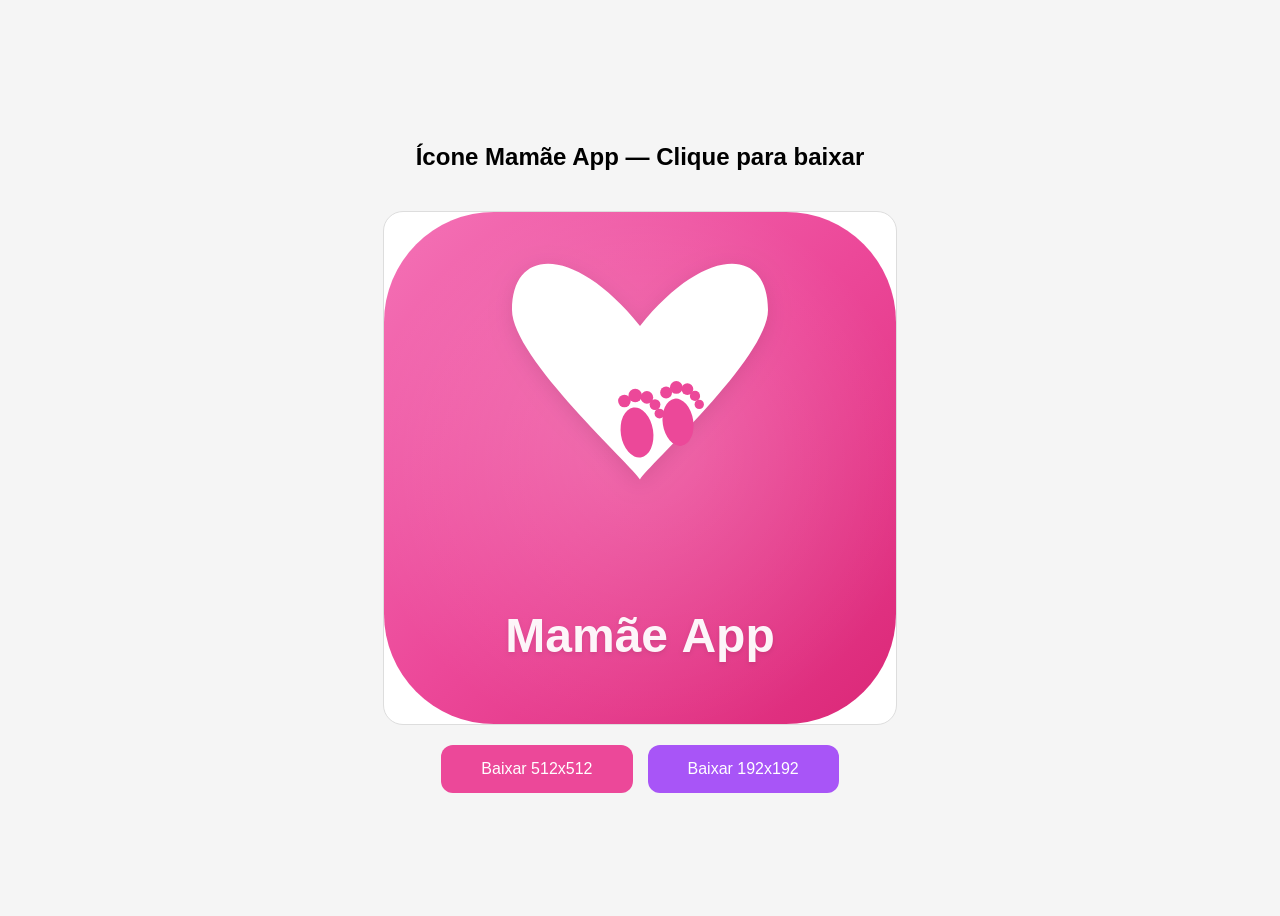
<file: generate-icon.html>
<!DOCTYPE html>
<html><head><meta charset="UTF-8"><title>Gerar Ícone - Mamãe App</title></head>
<body style="display:flex;flex-direction:column;align-items:center;justify-content:center;min-height:100vh;background:#f5f5f5;font-family:Arial;gap:20px;">
<h2>Ícone Mamãe App — Clique para baixar</h2>
<canvas id="c" width="512" height="512" style="border:1px solid #ddd;border-radius:20px;background:white;"></canvas>
<div style="display:flex;gap:15px;">
<button onclick="download(512)" style="padding:15px 40px;font-size:16px;background:#ec4899;color:white;border:none;border-radius:12px;cursor:pointer;">Baixar 512x512</button>
<button onclick="download(192)" style="padding:15px 40px;font-size:16px;background:#a855f7;color:white;border:none;border-radius:12px;cursor:pointer;">Baixar 192x192</button>
</div>

<script>
var canvas = document.getElementById('c');
var ctx = canvas.getContext('2d');

function draw() {
    ctx.clearRect(0, 0, 512, 512);

    // Background rounded square with gradient
    var grad = ctx.createLinearGradient(0, 0, 512, 512);
    grad.addColorStop(0, '#f472b6');
    grad.addColorStop(0.5, '#ec4899');
    grad.addColorStop(1, '#db2777');
    ctx.beginPath();
    ctx.roundRect(0, 0, 512, 512, 110);
    ctx.fillStyle = grad;
    ctx.fill();

    // Subtle inner glow
    var glow = ctx.createRadialGradient(256, 230, 50, 256, 256, 280);
    glow.addColorStop(0, 'rgba(255,255,255,0.15)');
    glow.addColorStop(1, 'rgba(255,255,255,0)');
    ctx.fillStyle = glow;
    ctx.fillRect(0, 0, 512, 512);

    // Large heart - clean and centered
    ctx.save();
    ctx.translate(256, 210);
    ctx.scale(3.2, 3.2);
    ctx.beginPath();
    ctx.moveTo(0, 18);
    ctx.bezierCurveTo(-2, 14, -40, -20, -40, -35);
    ctx.bezierCurveTo(-40, -55, -20, -55, 0, -30);
    ctx.bezierCurveTo(20, -55, 40, -55, 40, -35);
    ctx.bezierCurveTo(40, -20, 2, 14, 0, 18);
    ctx.fillStyle = 'white';
    ctx.shadowColor = 'rgba(0,0,0,0.1)';
    ctx.shadowBlur = 20;
    ctx.shadowOffsetY = 5;
    ctx.fill();
    ctx.restore();

    // Baby footprint inside heart (simple, recognizable)
    ctx.save();
    ctx.translate(235, 180);
    ctx.scale(1, 1);

    // Left foot
    drawFoot(ctx, 0, 0, 0.9);
    // Right foot (slightly offset and rotated)
    drawFoot(ctx, 42, -8, 0.85);

    ctx.restore();

    // App name below
    ctx.fillStyle = 'rgba(255,255,255,0.95)';
    ctx.font = 'bold 48px Arial, sans-serif';
    ctx.textAlign = 'center';
    ctx.shadowColor = 'rgba(0,0,0,0.1)';
    ctx.shadowBlur = 4;
    ctx.shadowOffsetY = 2;
    ctx.fillText('Mamãe App', 256, 440);
    ctx.shadowBlur = 0;
}

function drawFoot(ctx, x, y, scale) {
    ctx.save();
    ctx.translate(x, y);
    ctx.scale(scale, scale);

    // Foot sole (oval)
    ctx.fillStyle = '#ec4899';
    ctx.beginPath();
    ctx.ellipse(20, 45, 18, 28, -0.15, 0, Math.PI * 2);
    ctx.fill();

    // Toes (5 small circles)
    var toes = [
        [6, 10, 7],
        [18, 4, 7.5],
        [31, 6, 7],
        [40, 14, 6],
        [45, 24, 5.5]
    ];
    toes.forEach(function(t) {
        ctx.beginPath();
        ctx.arc(t[0], t[1], t[2], 0, Math.PI * 2);
        ctx.fill();
    });

    ctx.restore();
}

draw();

function download(size) {
    if (size === 512) {
        var a = document.createElement('a');
        a.download = 'mamae-app-icon-512.png';
        a.href = canvas.toDataURL('image/png');
        a.click();
    } else {
        var c2 = document.createElement('canvas');
        c2.width = size; c2.height = size;
        c2.getContext('2d').drawImage(canvas, 0, 0, size, size);
        var a = document.createElement('a');
        a.download = 'mamae-app-icon-' + size + '.png';
        a.href = c2.toDataURL('image/png');
        a.click();
    }
}
</script>
</body></html>
</file>
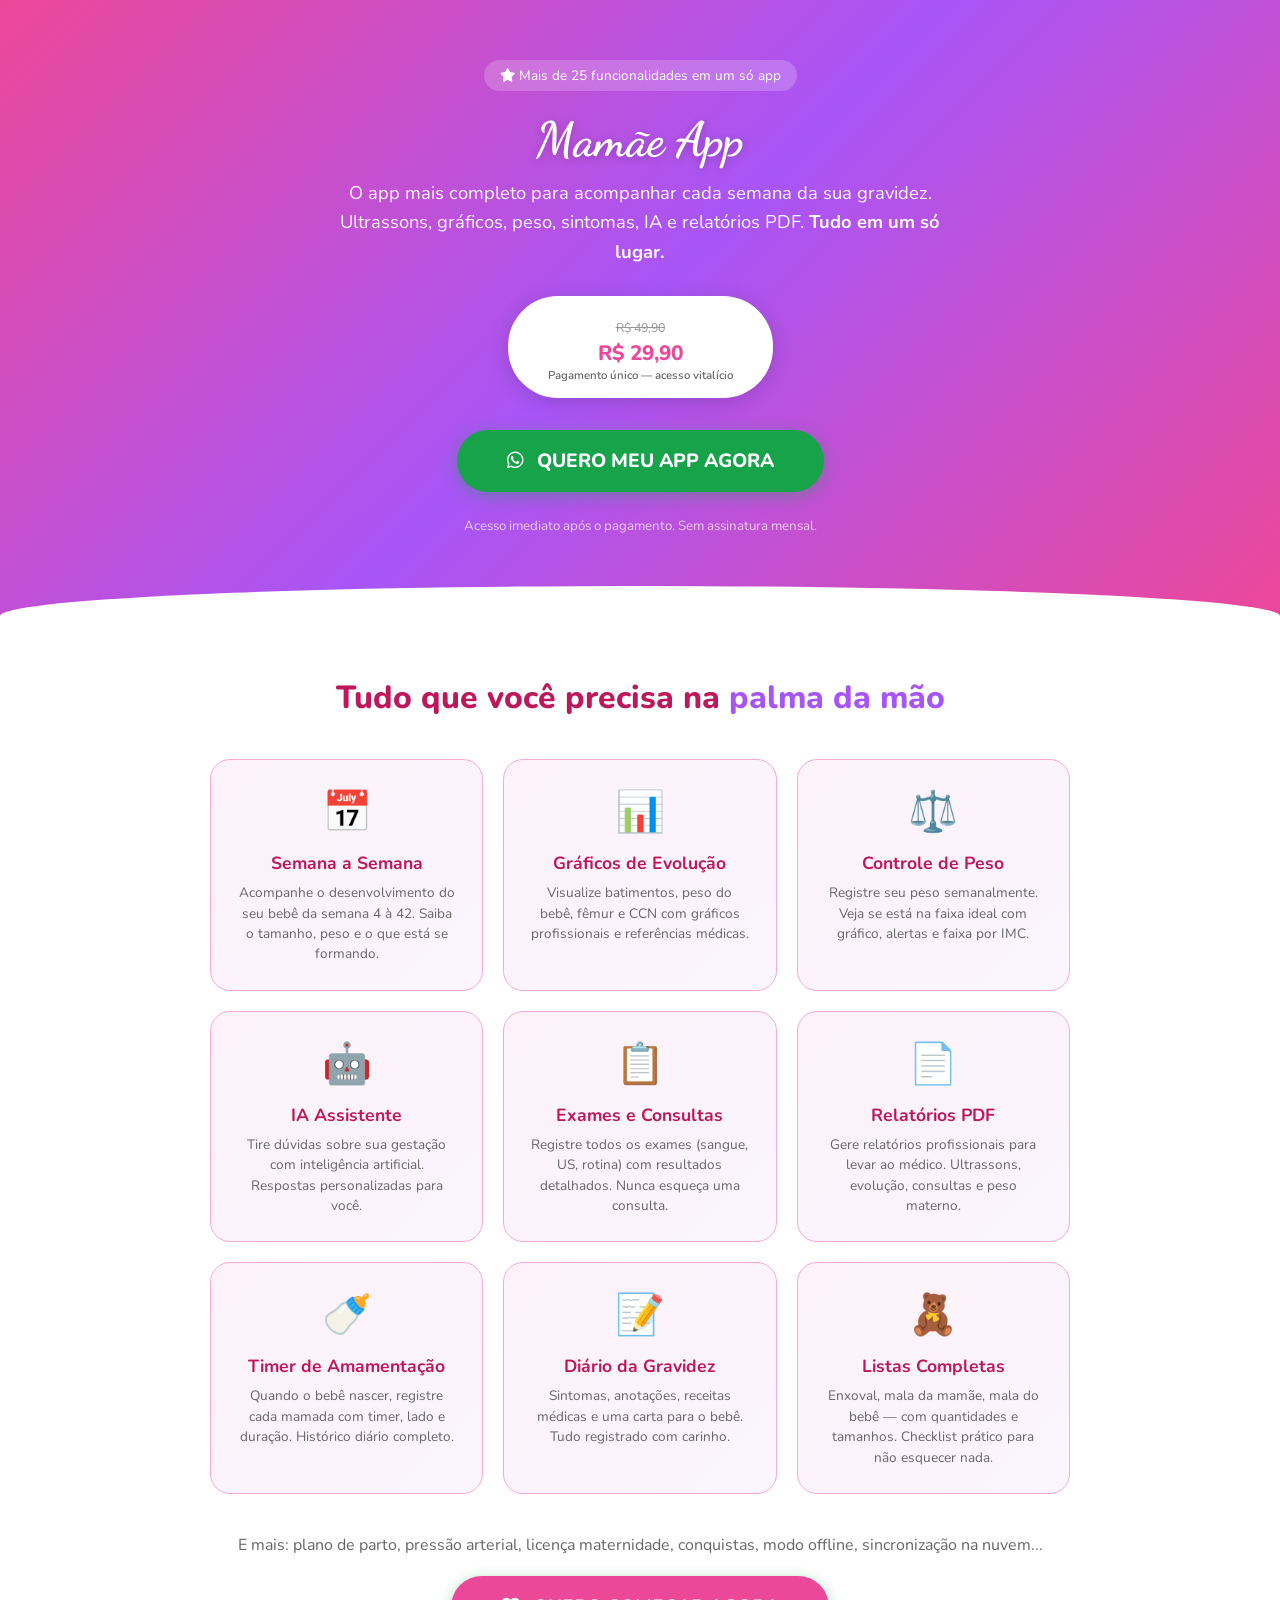
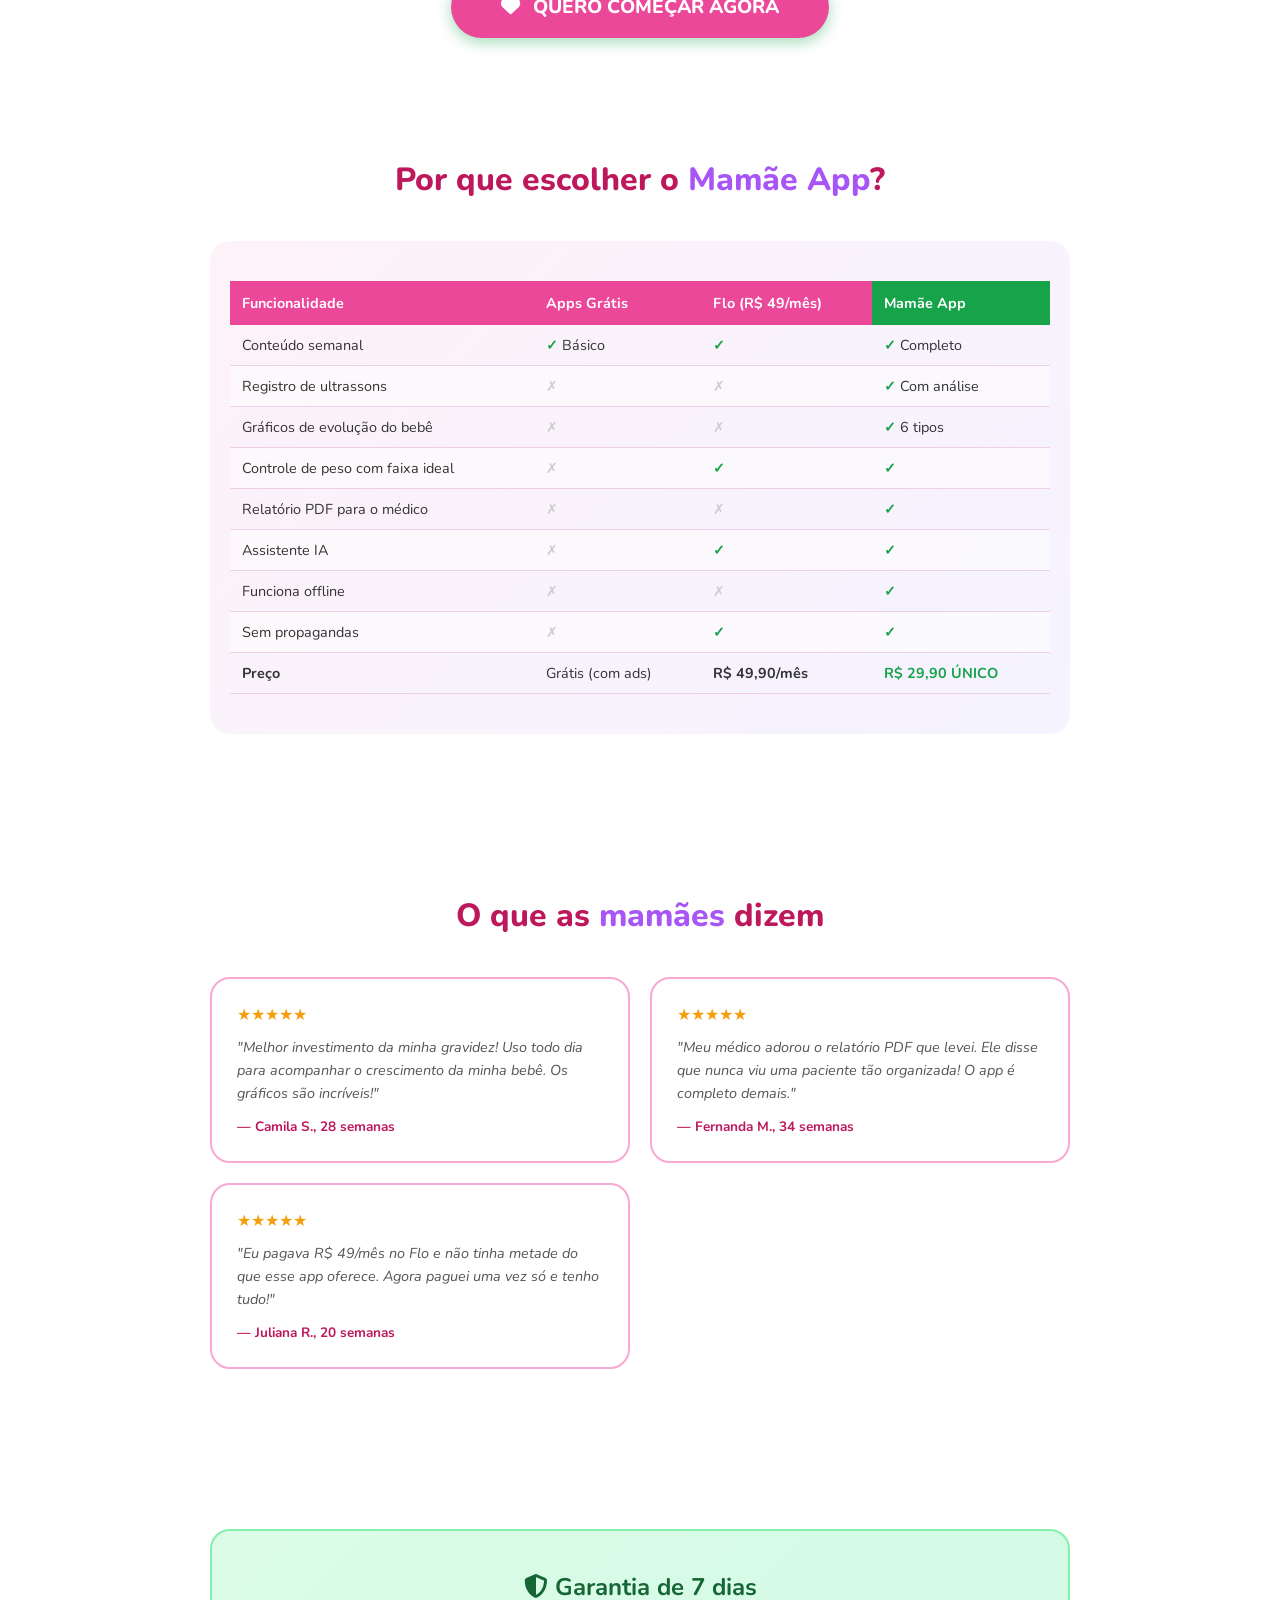
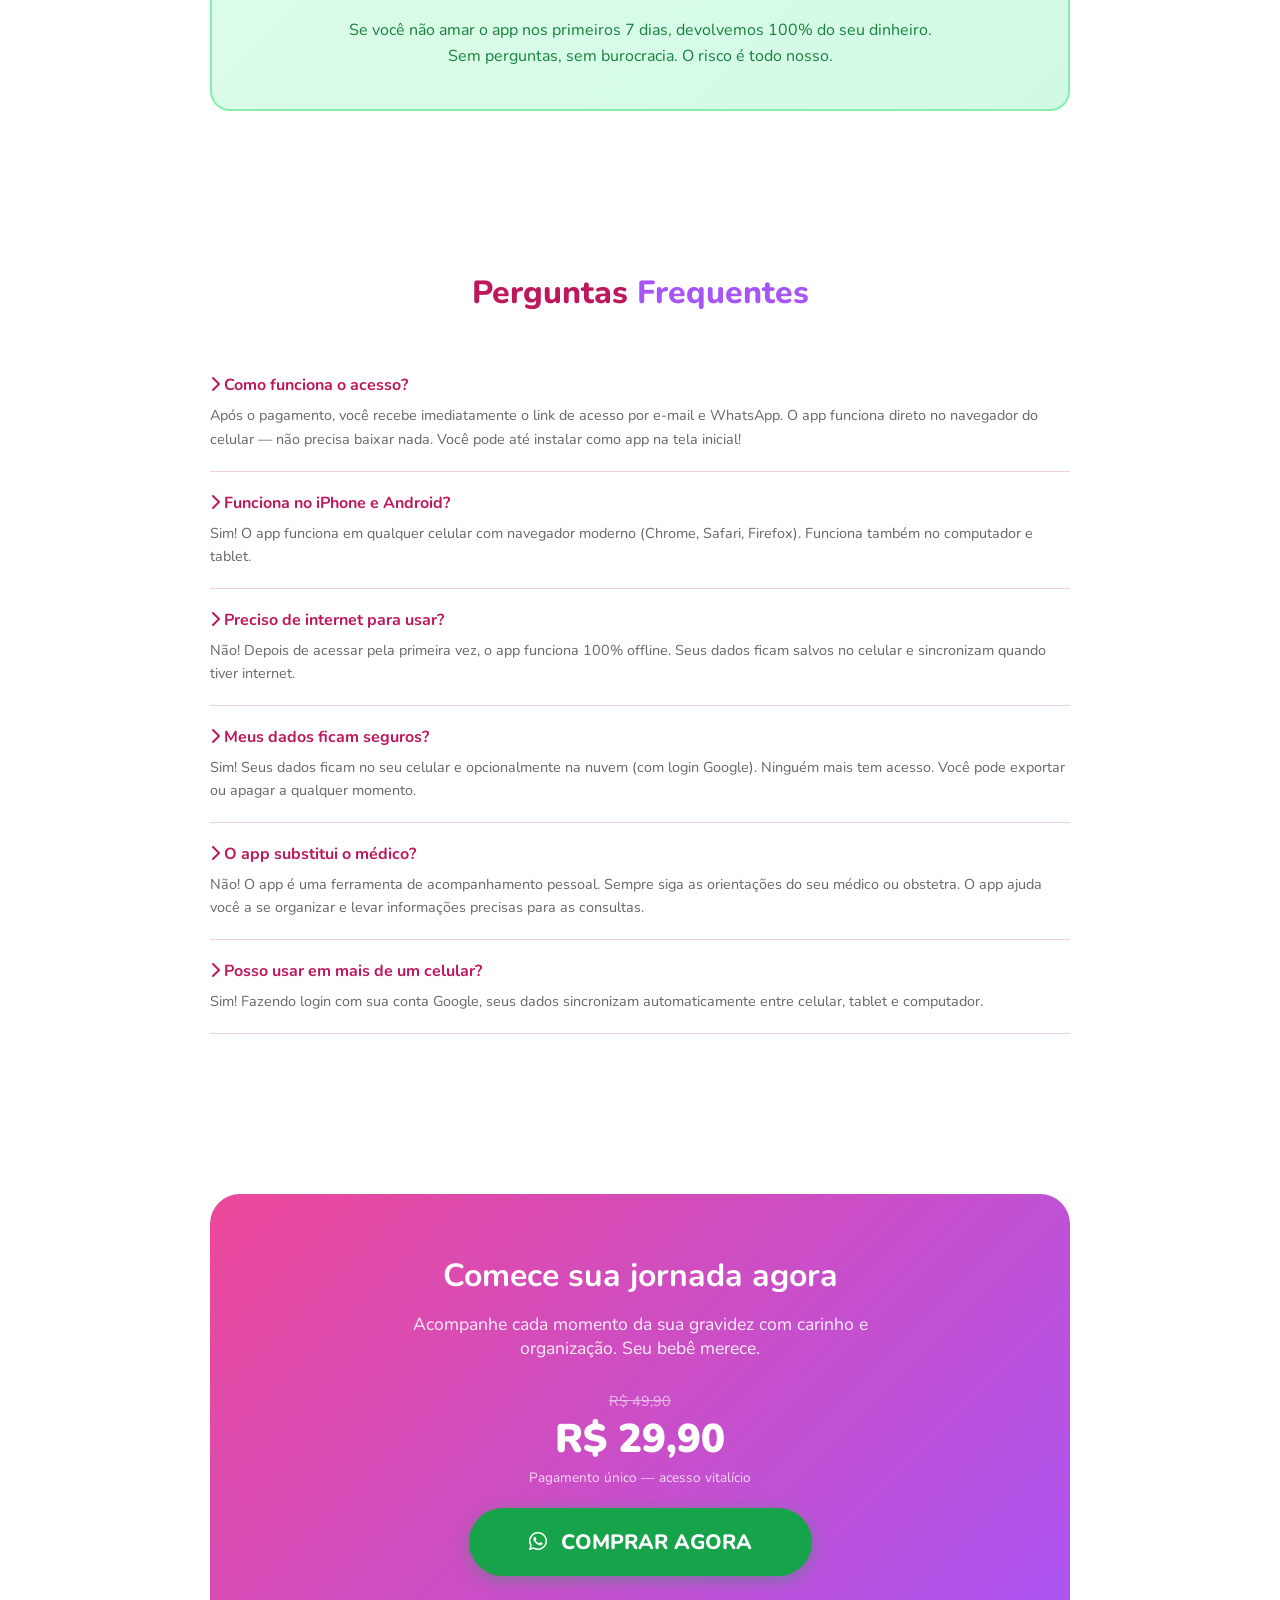
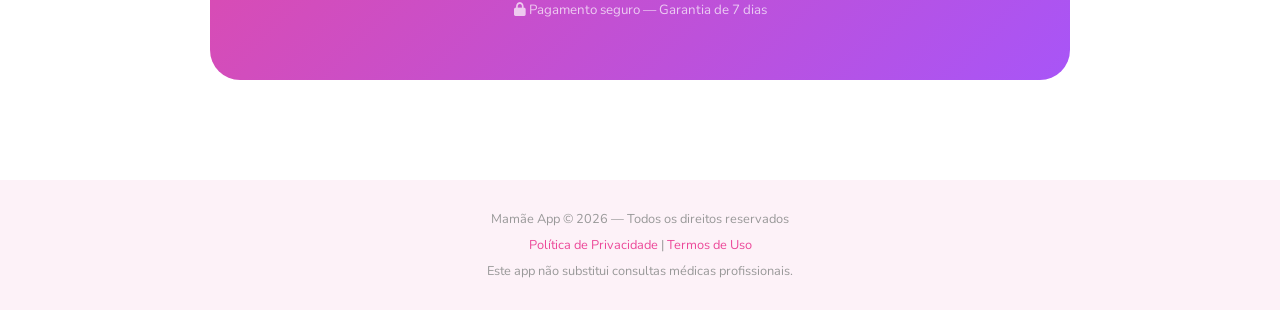
<file: landing.html>
<!DOCTYPE html>
<html lang="pt-BR">
<head>
    <meta charset="UTF-8">
    <meta name="viewport" content="width=device-width, initial-scale=1.0">
    <title>Mamãe App - O App Completo para Acompanhar sua Gravidez</title>
    <meta name="description" content="Acompanhe cada semana da sua gravidez com ultrassons, gráficos, peso, sintomas, exames e IA. Pague uma vez, use para sempre. Sem assinatura.">
    <meta property="og:title" content="Mamãe App - Diário Completo da Gravidez">
    <meta property="og:description" content="O único app de gravidez que você precisa. Ultrassons, gráficos, peso, IA e relatórios PDF. R$ 29,90 — acesso vitalício.">
    <meta property="og:type" content="website">
    <meta property="og:locale" content="pt_BR">
    <link rel="preconnect" href="https://fonts.googleapis.com">
    <link href="https://fonts.googleapis.com/css2?family=Nunito:wght@400;600;700;800;900&family=Dancing+Script:wght@700&display=swap" rel="stylesheet">
    <link rel="stylesheet" href="https://cdnjs.cloudflare.com/ajax/libs/font-awesome/6.5.1/css/all.min.css">
    <style>
        * { margin: 0; padding: 0; box-sizing: border-box; }
        body { font-family: 'Nunito', sans-serif; color: #333; background: #fff; overflow-x: hidden; }

        /* Hero */
        .hero {
            background: linear-gradient(135deg, #ec4899 0%, #a855f7 50%, #ec4899 100%);
            color: white;
            padding: 60px 20px 80px;
            text-align: center;
            position: relative;
        }
        .hero::after {
            content: '';
            position: absolute;
            bottom: -30px;
            left: 0;
            right: 0;
            height: 60px;
            background: white;
            border-radius: 50% 50% 0 0;
        }
        .hero-badge {
            display: inline-block;
            background: rgba(255,255,255,0.2);
            padding: 6px 16px;
            border-radius: 20px;
            font-size: 0.85em;
            margin-bottom: 20px;
            backdrop-filter: blur(10px);
        }
        .hero h1 {
            font-family: 'Dancing Script', cursive;
            font-size: 3em;
            margin-bottom: 10px;
            text-shadow: 0 2px 8px rgba(0,0,0,0.2);
        }
        .hero p {
            font-size: 1.15em;
            max-width: 600px;
            margin: 0 auto 30px;
            opacity: 0.95;
            line-height: 1.6;
        }
        .hero-price {
            background: white;
            color: #ec4899;
            display: inline-block;
            padding: 15px 40px;
            border-radius: 50px;
            font-size: 1.3em;
            font-weight: 800;
            box-shadow: 0 4px 20px rgba(0,0,0,0.15);
            margin-bottom: 10px;
        }
        .hero-price small {
            display: block;
            font-size: 0.55em;
            color: #666;
            font-weight: 600;
        }
        .hero-price .old-price {
            text-decoration: line-through;
            color: #999;
            font-size: 0.6em;
            font-weight: 400;
        }

        /* CTA Button */
        .cta-btn {
            display: inline-block;
            background: #16a34a;
            color: white;
            padding: 18px 50px;
            border-radius: 50px;
            font-size: 1.2em;
            font-weight: 800;
            text-decoration: none;
            box-shadow: 0 4px 15px rgba(22,163,74,0.4);
            transition: all 0.3s;
            border: none;
            cursor: pointer;
            font-family: 'Nunito', sans-serif;
        }
        .cta-btn:hover { transform: translateY(-2px); box-shadow: 0 6px 25px rgba(22,163,74,0.5); }
        .cta-btn i { margin-right: 8px; }

        /* Sections */
        section { max-width: 900px; margin: 0 auto; padding: 60px 20px; }
        .section-title {
            text-align: center;
            font-size: 2em;
            color: #be185d;
            margin-bottom: 40px;
            font-weight: 800;
        }
        .section-title span { color: #a855f7; }

        /* Features Grid */
        .features-grid {
            display: grid;
            grid-template-columns: repeat(auto-fit, minmax(250px, 1fr));
            gap: 20px;
            margin-bottom: 40px;
        }
        .feature-card {
            background: linear-gradient(135deg, #fdf2f8, #faf5ff);
            padding: 25px;
            border-radius: 20px;
            text-align: center;
            border: 1px solid #f9a8d4;
            transition: transform 0.3s;
        }
        .feature-card:hover { transform: translateY(-4px); }
        .feature-icon { font-size: 2.5em; margin-bottom: 12px; }
        .feature-card h3 { color: #be185d; font-size: 1.1em; margin-bottom: 8px; }
        .feature-card p { font-size: 0.85em; color: #666; line-height: 1.5; }

        /* Comparison */
        .comparison {
            background: linear-gradient(135deg, #fdf2f8, #f5f3ff);
            border-radius: 20px;
            padding: 40px 20px;
            margin: 40px 0;
        }
        .comparison table {
            width: 100%;
            border-collapse: collapse;
            font-size: 0.9em;
        }
        .comparison th {
            background: #ec4899;
            color: white;
            padding: 12px;
            text-align: left;
        }
        .comparison th:last-child {
            background: #16a34a;
        }
        .comparison td {
            padding: 10px 12px;
            border-bottom: 1px solid #f0d0e8;
        }
        .comparison tr:nth-child(even) td { background: rgba(255,255,255,0.5); }
        .check { color: #16a34a; font-weight: 800; }
        .cross { color: #ccc; }

        /* Testimonials */
        .testimonials {
            display: grid;
            grid-template-columns: repeat(auto-fit, minmax(280px, 1fr));
            gap: 20px;
        }
        .testimonial {
            background: white;
            border: 2px solid #f9a8d4;
            border-radius: 20px;
            padding: 25px;
        }
        .testimonial-stars { color: #f59e0b; margin-bottom: 10px; }
        .testimonial p { font-size: 0.9em; color: #555; line-height: 1.6; font-style: italic; margin-bottom: 12px; }
        .testimonial-author { font-weight: 700; color: #be185d; font-size: 0.85em; }

        /* Guarantee */
        .guarantee {
            background: linear-gradient(135deg, #dcfce7, #d1fae5);
            border-radius: 20px;
            padding: 40px;
            text-align: center;
            margin: 40px 0;
            border: 2px solid #86efac;
        }
        .guarantee h3 { color: #166534; font-size: 1.5em; margin-bottom: 15px; }
        .guarantee p { color: #15803d; font-size: 1em; line-height: 1.6; max-width: 600px; margin: 0 auto; }

        /* FAQ */
        .faq-item {
            border-bottom: 1px solid #f0d0e8;
            padding: 20px 0;
        }
        .faq-item h4 {
            color: #be185d;
            font-size: 1em;
            margin-bottom: 8px;
            cursor: pointer;
        }
        .faq-item p { font-size: 0.9em; color: #666; line-height: 1.6; }

        /* Final CTA */
        .final-cta {
            background: linear-gradient(135deg, #ec4899, #a855f7);
            color: white;
            text-align: center;
            padding: 60px 20px;
            border-radius: 30px;
            margin: 40px 0;
        }
        .final-cta h2 { font-size: 2em; margin-bottom: 15px; }
        .final-cta p { font-size: 1.1em; opacity: 0.9; margin-bottom: 30px; max-width: 500px; margin-left: auto; margin-right: auto; margin-bottom: 30px; }

        /* Footer */
        footer {
            text-align: center;
            padding: 30px 20px;
            background: #fdf2f8;
            font-size: 0.8em;
            color: #999;
        }
        footer a { color: #ec4899; text-decoration: none; }

        /* Responsive */
        @media (max-width: 600px) {
            .hero h1 { font-size: 2.2em; }
            .hero p { font-size: 1em; }
            .section-title { font-size: 1.5em; }
            .features-grid { grid-template-columns: 1fr; }
            .comparison { overflow-x: auto; }
        }

        /* Animations */
        @keyframes float { 0%, 100% { transform: translateY(0); } 50% { transform: translateY(-10px); } }
        .float { animation: float 3s ease-in-out infinite; }
    </style>
</head>
<body>

<!-- HERO -->
<div class="hero">
    <div class="hero-badge"><i class="fas fa-star"></i> Mais de 25 funcionalidades em um só app</div>
    <h1>Mamãe App</h1>
    <p>O app mais completo para acompanhar cada semana da sua gravidez. Ultrassons, gráficos, peso, sintomas, IA e relatórios PDF. <strong>Tudo em um só lugar.</strong></p>

    <div class="hero-price">
        <span class="old-price">R$ 49,90</span><br>
        R$ 29,90
        <small>Pagamento único — acesso vitalício</small>
    </div>
    <br><br>
    <a href="#comprar" class="cta-btn"><i class="fab fa-whatsapp"></i> QUERO MEU APP AGORA</a>
    <br><br>
    <small style="opacity:0.7;">Acesso imediato após o pagamento. Sem assinatura mensal.</small>
</div>

<!-- FUNCIONALIDADES -->
<section>
    <h2 class="section-title">Tudo que você precisa na <span>palma da mão</span></h2>

    <div class="features-grid">
        <div class="feature-card">
            <div class="feature-icon">📅</div>
            <h3>Semana a Semana</h3>
            <p>Acompanhe o desenvolvimento do seu bebê da semana 4 à 42. Saiba o tamanho, peso e o que está se formando.</p>
        </div>
        <div class="feature-card">
            <div class="feature-icon">📊</div>
            <h3>Gráficos de Evolução</h3>
            <p>Visualize batimentos, peso do bebê, fêmur e CCN com gráficos profissionais e referências médicas.</p>
        </div>
        <div class="feature-card">
            <div class="feature-icon">⚖️</div>
            <h3>Controle de Peso</h3>
            <p>Registre seu peso semanalmente. Veja se está na faixa ideal com gráfico, alertas e faixa por IMC.</p>
        </div>
        <div class="feature-card">
            <div class="feature-icon">🤖</div>
            <h3>IA Assistente</h3>
            <p>Tire dúvidas sobre sua gestação com inteligência artificial. Respostas personalizadas para você.</p>
        </div>
        <div class="feature-card">
            <div class="feature-icon">📋</div>
            <h3>Exames e Consultas</h3>
            <p>Registre todos os exames (sangue, US, rotina) com resultados detalhados. Nunca esqueça uma consulta.</p>
        </div>
        <div class="feature-card">
            <div class="feature-icon">📄</div>
            <h3>Relatórios PDF</h3>
            <p>Gere relatórios profissionais para levar ao médico. Ultrassons, evolução, consultas e peso materno.</p>
        </div>
        <div class="feature-card">
            <div class="feature-icon">🍼</div>
            <h3>Timer de Amamentação</h3>
            <p>Quando o bebê nascer, registre cada mamada com timer, lado e duração. Histórico diário completo.</p>
        </div>
        <div class="feature-card">
            <div class="feature-icon">📝</div>
            <h3>Diário da Gravidez</h3>
            <p>Sintomas, anotações, receitas médicas e uma carta para o bebê. Tudo registrado com carinho.</p>
        </div>
        <div class="feature-card">
            <div class="feature-icon">🧸</div>
            <h3>Listas Completas</h3>
            <p>Enxoval, mala da mamãe, mala do bebê — com quantidades e tamanhos. Checklist prático para não esquecer nada.</p>
        </div>
    </div>

    <div style="text-align:center;">
        <p style="color:#666;margin-bottom:20px;">E mais: plano de parto, pressão arterial, licença maternidade, conquistas, modo offline, sincronização na nuvem...</p>
        <a href="#comprar" class="cta-btn" style="background:#ec4899;"><i class="fas fa-heart"></i> QUERO COMEÇAR AGORA</a>
    </div>
</section>

<!-- COMPARAÇÃO -->
<section>
    <h2 class="section-title">Por que escolher o <span>Mamãe App</span>?</h2>

    <div class="comparison">
        <table>
            <thead>
                <tr>
                    <th>Funcionalidade</th>
                    <th>Apps Grátis</th>
                    <th>Flo (R$ 49/mês)</th>
                    <th style="background:#16a34a;">Mamãe App</th>
                </tr>
            </thead>
            <tbody>
                <tr>
                    <td>Conteúdo semanal</td>
                    <td><span class="check">✓</span> Básico</td>
                    <td><span class="check">✓</span></td>
                    <td><span class="check">✓</span> Completo</td>
                </tr>
                <tr>
                    <td>Registro de ultrassons</td>
                    <td><span class="cross">✗</span></td>
                    <td><span class="cross">✗</span></td>
                    <td><span class="check">✓</span> Com análise</td>
                </tr>
                <tr>
                    <td>Gráficos de evolução do bebê</td>
                    <td><span class="cross">✗</span></td>
                    <td><span class="cross">✗</span></td>
                    <td><span class="check">✓</span> 6 tipos</td>
                </tr>
                <tr>
                    <td>Controle de peso com faixa ideal</td>
                    <td><span class="cross">✗</span></td>
                    <td><span class="check">✓</span></td>
                    <td><span class="check">✓</span></td>
                </tr>
                <tr>
                    <td>Relatório PDF para o médico</td>
                    <td><span class="cross">✗</span></td>
                    <td><span class="cross">✗</span></td>
                    <td><span class="check">✓</span></td>
                </tr>
                <tr>
                    <td>Assistente IA</td>
                    <td><span class="cross">✗</span></td>
                    <td><span class="check">✓</span></td>
                    <td><span class="check">✓</span></td>
                </tr>
                <tr>
                    <td>Funciona offline</td>
                    <td><span class="cross">✗</span></td>
                    <td><span class="cross">✗</span></td>
                    <td><span class="check">✓</span></td>
                </tr>
                <tr>
                    <td>Sem propagandas</td>
                    <td><span class="cross">✗</span></td>
                    <td><span class="check">✓</span></td>
                    <td><span class="check">✓</span></td>
                </tr>
                <tr>
                    <td><strong>Preço</strong></td>
                    <td>Grátis (com ads)</td>
                    <td><strong>R$ 49,90/mês</strong></td>
                    <td><strong style="color:#16a34a;">R$ 29,90 ÚNICO</strong></td>
                </tr>
            </tbody>
        </table>
    </div>
</section>

<!-- DEPOIMENTOS -->
<section>
    <h2 class="section-title">O que as <span>mamães</span> dizem</h2>
    <div class="testimonials">
        <div class="testimonial">
            <div class="testimonial-stars">★★★★★</div>
            <p>"Melhor investimento da minha gravidez! Uso todo dia para acompanhar o crescimento da minha bebê. Os gráficos são incríveis!"</p>
            <div class="testimonial-author">— Camila S., 28 semanas</div>
        </div>
        <div class="testimonial">
            <div class="testimonial-stars">★★★★★</div>
            <p>"Meu médico adorou o relatório PDF que levei. Ele disse que nunca viu uma paciente tão organizada! O app é completo demais."</p>
            <div class="testimonial-author">— Fernanda M., 34 semanas</div>
        </div>
        <div class="testimonial">
            <div class="testimonial-stars">★★★★★</div>
            <p>"Eu pagava R$ 49/mês no Flo e não tinha metade do que esse app oferece. Agora paguei uma vez só e tenho tudo!"</p>
            <div class="testimonial-author">— Juliana R., 20 semanas</div>
        </div>
    </div>
</section>

<!-- GARANTIA -->
<section>
    <div class="guarantee">
        <h3><i class="fas fa-shield-alt"></i> Garantia de 7 dias</h3>
        <p>Se você não amar o app nos primeiros 7 dias, devolvemos 100% do seu dinheiro. Sem perguntas, sem burocracia. O risco é todo nosso.</p>
    </div>
</section>

<!-- FAQ -->
<section>
    <h2 class="section-title">Perguntas <span>Frequentes</span></h2>

    <div class="faq-item">
        <h4><i class="fas fa-chevron-right"></i> Como funciona o acesso?</h4>
        <p>Após o pagamento, você recebe imediatamente o link de acesso por e-mail e WhatsApp. O app funciona direto no navegador do celular — não precisa baixar nada. Você pode até instalar como app na tela inicial!</p>
    </div>
    <div class="faq-item">
        <h4><i class="fas fa-chevron-right"></i> Funciona no iPhone e Android?</h4>
        <p>Sim! O app funciona em qualquer celular com navegador moderno (Chrome, Safari, Firefox). Funciona também no computador e tablet.</p>
    </div>
    <div class="faq-item">
        <h4><i class="fas fa-chevron-right"></i> Preciso de internet para usar?</h4>
        <p>Não! Depois de acessar pela primeira vez, o app funciona 100% offline. Seus dados ficam salvos no celular e sincronizam quando tiver internet.</p>
    </div>
    <div class="faq-item">
        <h4><i class="fas fa-chevron-right"></i> Meus dados ficam seguros?</h4>
        <p>Sim! Seus dados ficam no seu celular e opcionalmente na nuvem (com login Google). Ninguém mais tem acesso. Você pode exportar ou apagar a qualquer momento.</p>
    </div>
    <div class="faq-item">
        <h4><i class="fas fa-chevron-right"></i> O app substitui o médico?</h4>
        <p>Não! O app é uma ferramenta de acompanhamento pessoal. Sempre siga as orientações do seu médico ou obstetra. O app ajuda você a se organizar e levar informações precisas para as consultas.</p>
    </div>
    <div class="faq-item">
        <h4><i class="fas fa-chevron-right"></i> Posso usar em mais de um celular?</h4>
        <p>Sim! Fazendo login com sua conta Google, seus dados sincronizam automaticamente entre celular, tablet e computador.</p>
    </div>
</section>

<!-- CTA FINAL -->
<section>
    <div class="final-cta" id="comprar">
        <h2>Comece sua jornada agora</h2>
        <p>Acompanhe cada momento da sua gravidez com carinho e organização. Seu bebê merece.</p>
        <div style="margin-bottom:20px;">
            <span style="font-size:0.9em;text-decoration:line-through;opacity:0.6;">R$ 49,90</span>
            <span style="font-size:2.5em;font-weight:900;display:block;">R$ 29,90</span>
            <span style="font-size:0.85em;opacity:0.8;">Pagamento único — acesso vitalício</span>
        </div>
        <a href="#" class="cta-btn" style="font-size:1.3em;padding:20px 60px;"><i class="fab fa-whatsapp"></i> COMPRAR AGORA</a>
        <br><br>
        <small style="opacity:0.7;"><i class="fas fa-lock"></i> Pagamento seguro — Garantia de 7 dias</small>
    </div>
</section>

<footer>
    <p>Mamãe App © 2026 — Todos os direitos reservados</p>
    <p style="margin-top:8px;">
        <a href="legal.html">Política de Privacidade</a> |
        <a href="legal.html">Termos de Uso</a>
    </p>
    <p style="margin-top:8px;">Este app não substitui consultas médicas profissionais.</p>
</footer>

</body>
</html>
</file>
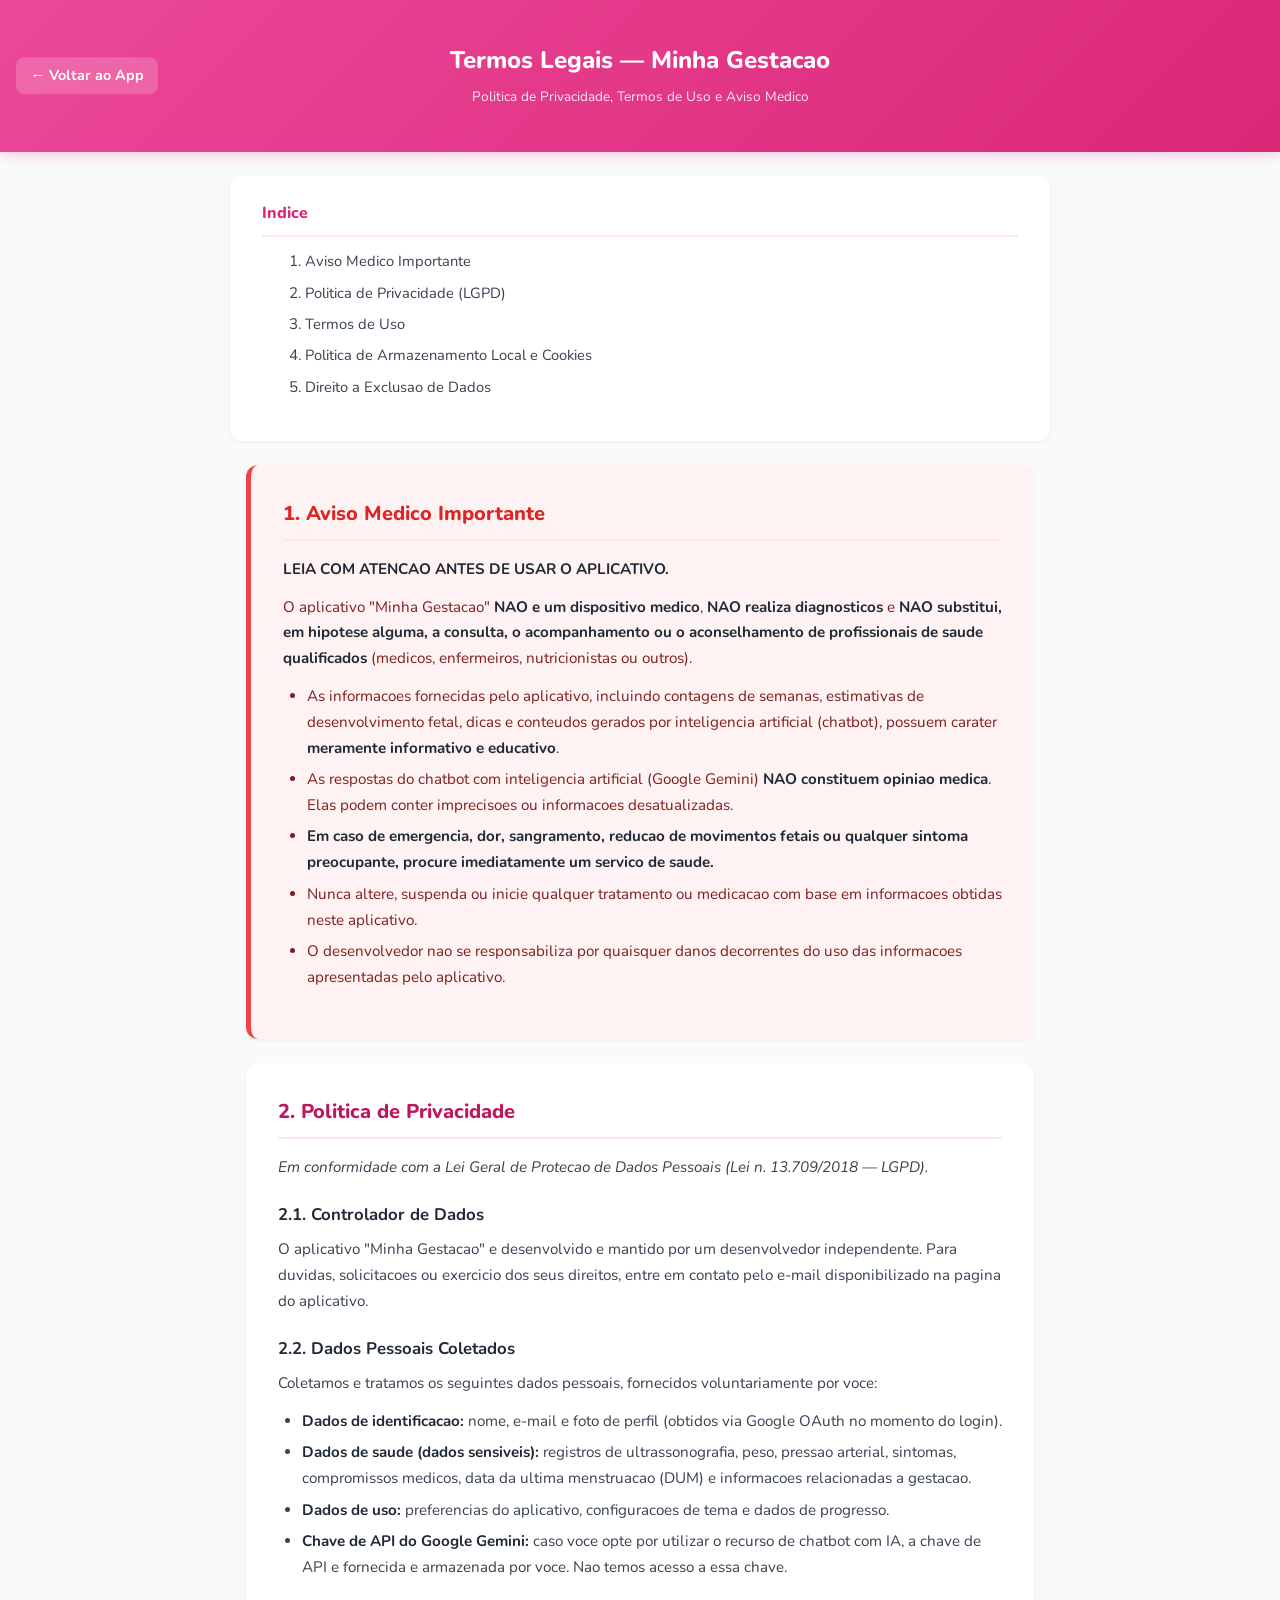
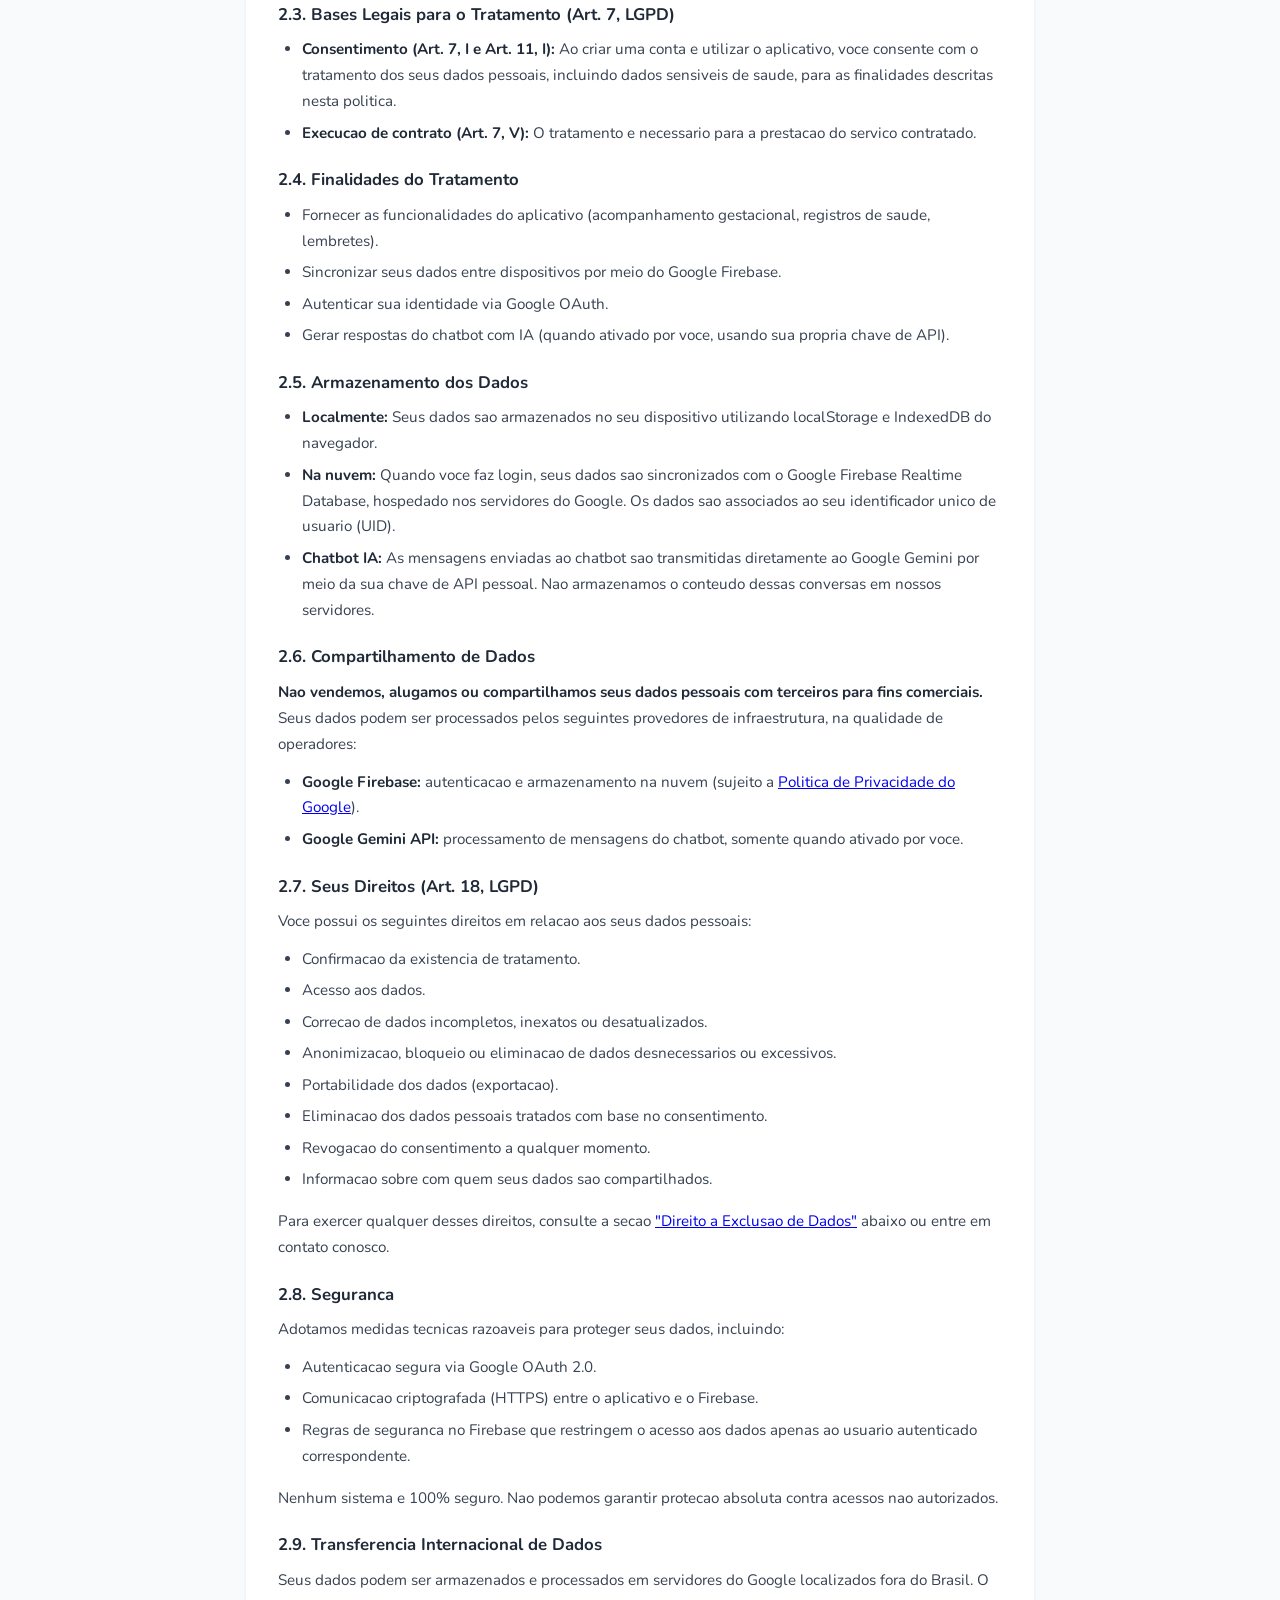
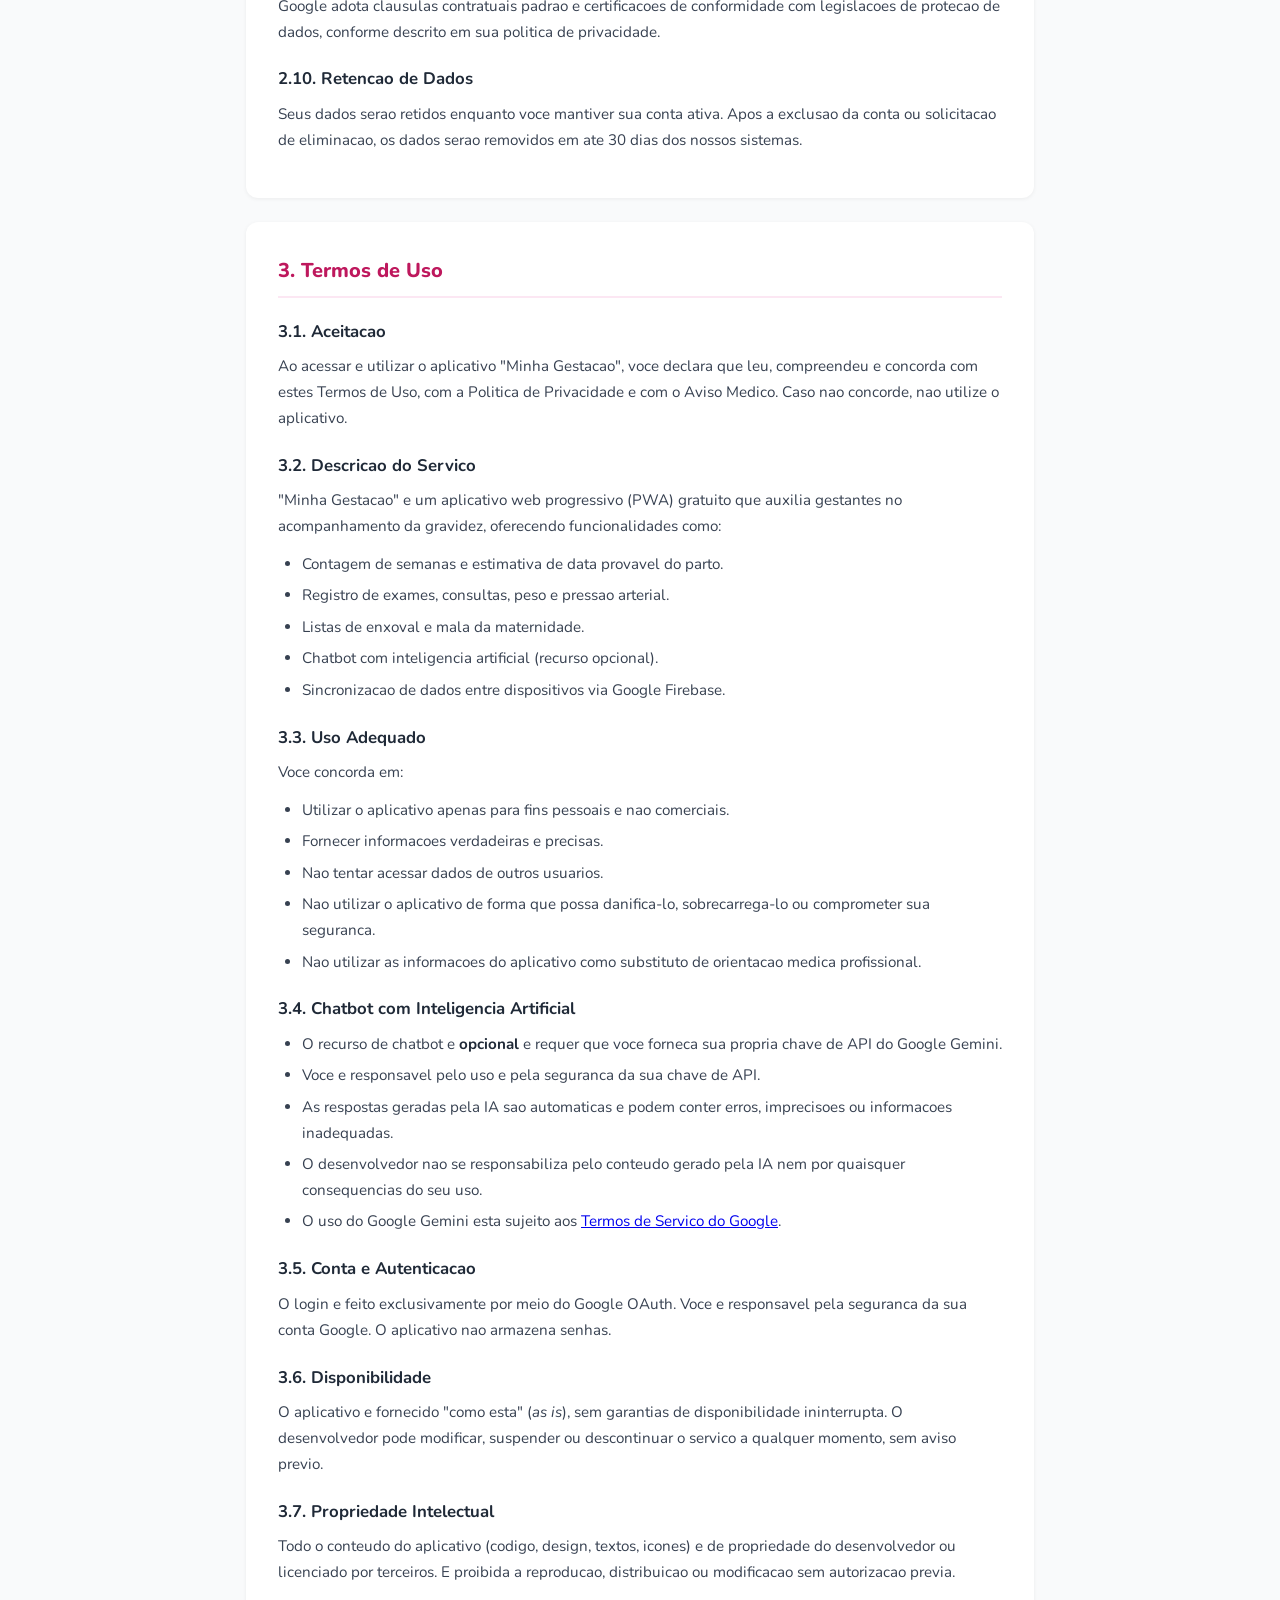
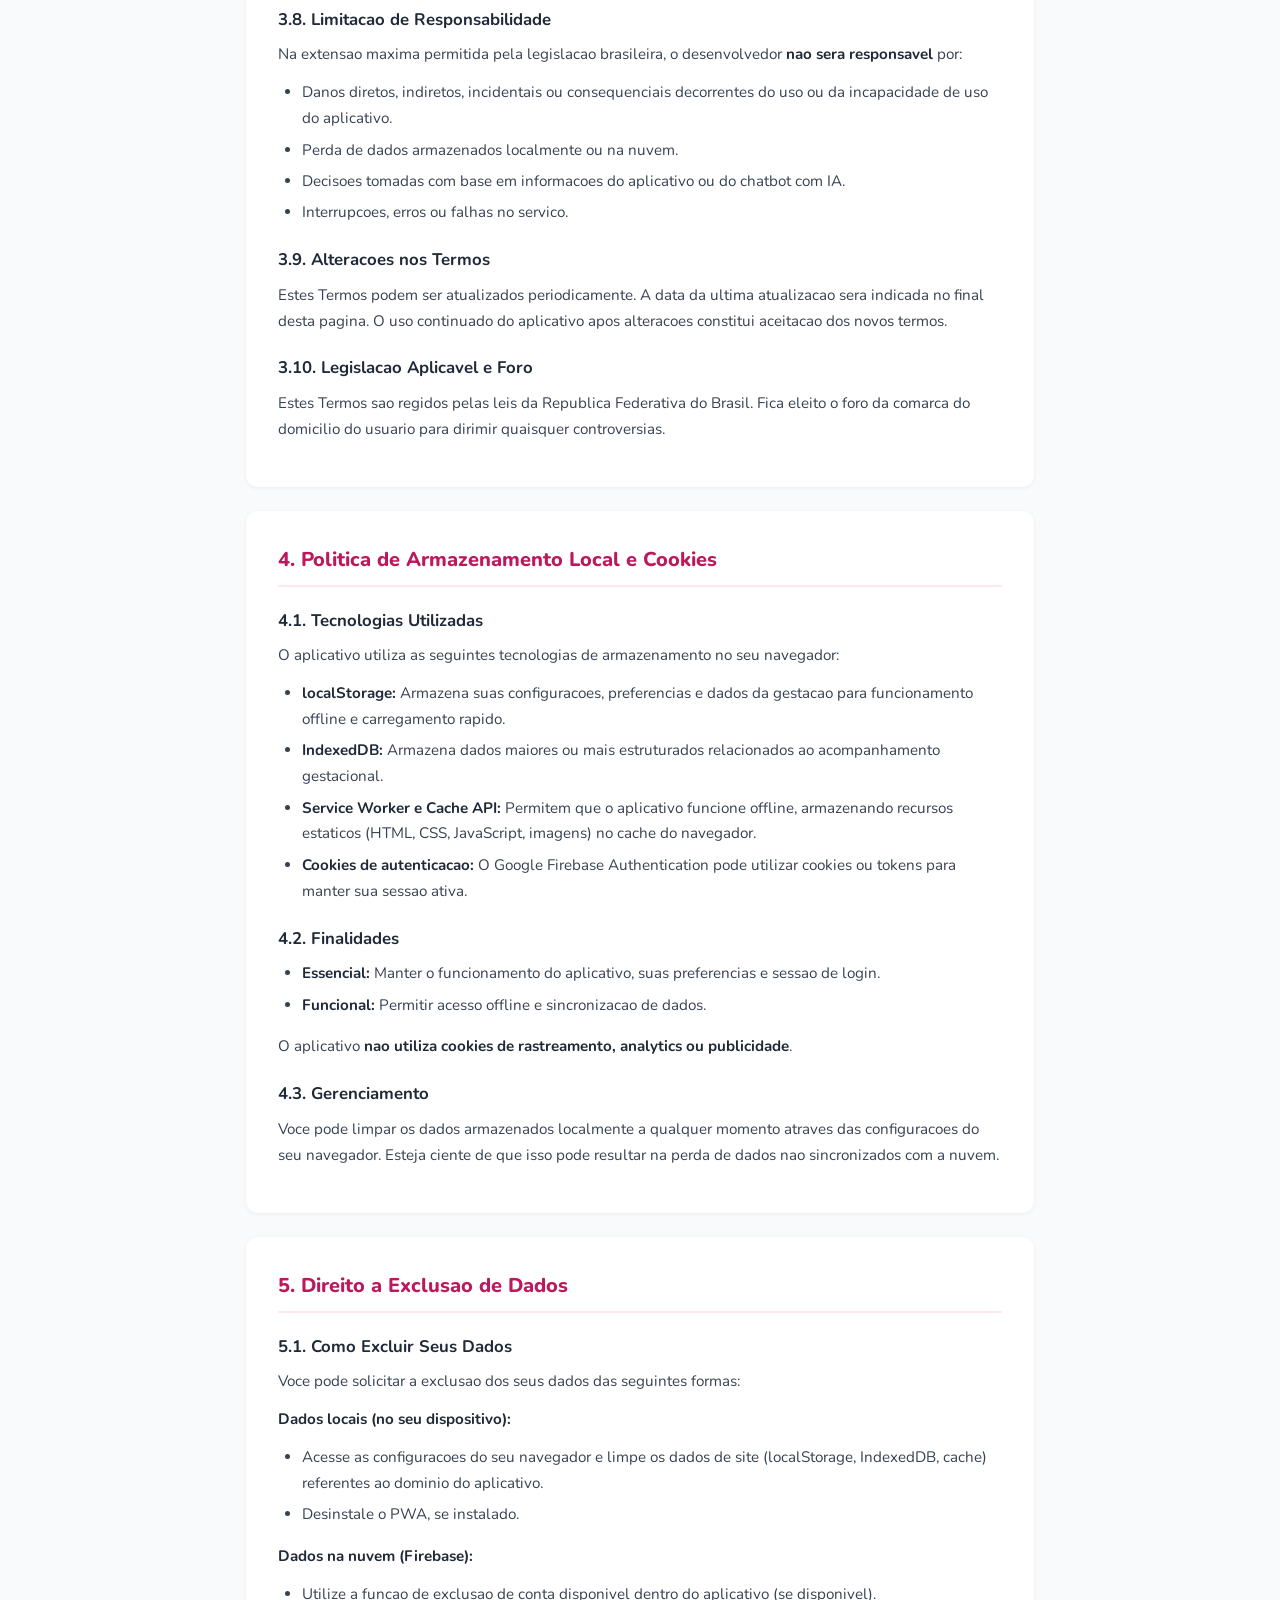
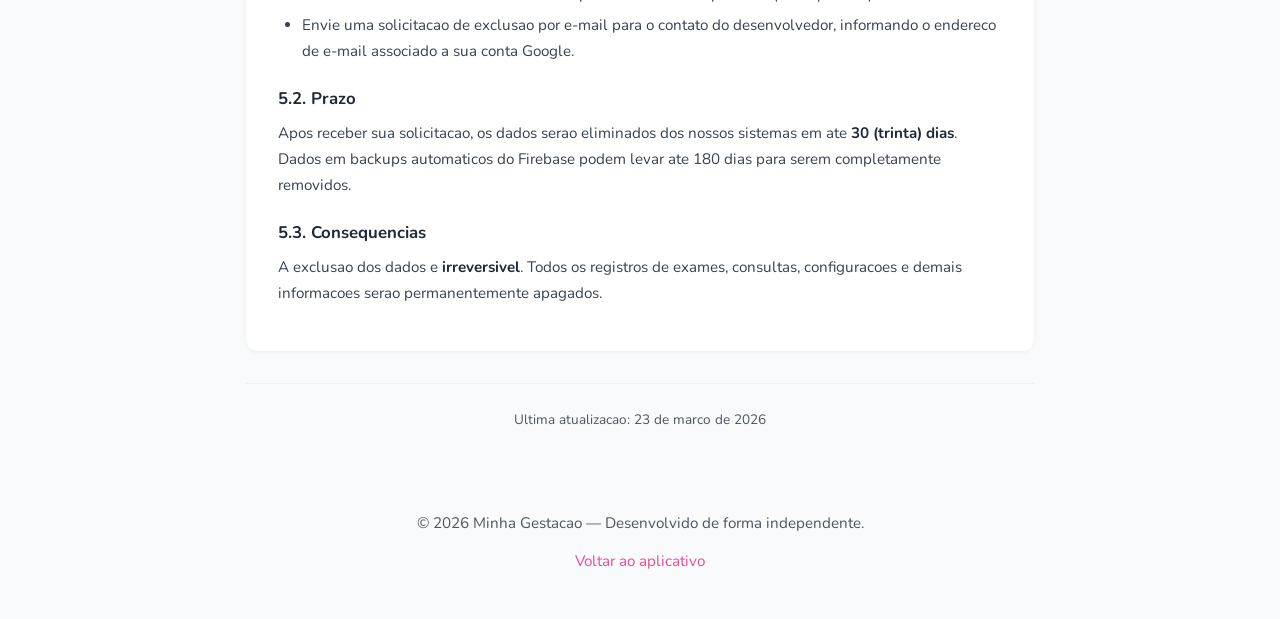
<file: legal.html>
<!DOCTYPE html>
<html lang="pt-BR">
<head>
    <meta charset="UTF-8">
    <meta name="viewport" content="width=device-width, initial-scale=1.0">
    <title>Política de Privacidade e Termos de Uso — Mamãe App</title>
    <link href="https://fonts.googleapis.com/css2?family=Nunito:wght@300;400;600;700;800&display=swap" rel="stylesheet">
    <meta name="theme-color" content="#ec4899">
    <style>
        :root {
            --pink-50: #fdf2f8;
            --pink-100: #fce7f3;
            --pink-200: #fbcfe8;
            --pink-300: #f9a8d4;
            --pink-400: #f472b6;
            --pink-500: #ec4899;
            --pink-600: #db2777;
            --pink-700: #be185d;
            --pink-800: #9d174d;
            --gray-50: #f9fafb;
            --gray-100: #f3f4f6;
            --gray-600: #4b5563;
            --gray-700: #374151;
            --gray-800: #1f2937;
            --gray-900: #111827;
        }

        * {
            margin: 0;
            padding: 0;
            box-sizing: border-box;
        }

        body {
            font-family: 'Nunito', sans-serif;
            color: var(--gray-700);
            background: var(--gray-50);
            line-height: 1.7;
            -webkit-font-smoothing: antialiased;
        }

        header {
            background: linear-gradient(135deg, var(--pink-500), var(--pink-600));
            color: white;
            padding: 2.5rem 1.5rem 2rem;
            text-align: center;
            position: sticky;
            top: 0;
            z-index: 100;
            box-shadow: 0 2px 12px rgba(236, 72, 153, 0.3);
        }

        header h1 {
            font-size: 1.5rem;
            font-weight: 800;
            margin-bottom: 0.25rem;
        }

        header p {
            font-size: 0.85rem;
            opacity: 0.9;
        }

        .back-btn {
            display: inline-flex;
            align-items: center;
            gap: 0.4rem;
            position: absolute;
            left: 1rem;
            top: 50%;
            transform: translateY(-50%);
            color: white;
            text-decoration: none;
            font-weight: 700;
            font-size: 0.9rem;
            background: rgba(255,255,255,0.18);
            padding: 0.4rem 0.9rem;
            border-radius: 8px;
            transition: background 0.2s;
        }

        .back-btn:hover {
            background: rgba(255,255,255,0.3);
        }

        nav.toc {
            background: white;
            max-width: 820px;
            margin: 1.5rem auto;
            border-radius: 12px;
            padding: 1.5rem 2rem;
            box-shadow: 0 1px 4px rgba(0,0,0,0.06);
        }

        nav.toc h2 {
            font-size: 1rem;
            color: var(--pink-600);
            margin-bottom: 0.75rem;
        }

        nav.toc ol {
            padding-left: 1.2rem;
        }

        nav.toc li {
            margin-bottom: 0.35rem;
        }

        nav.toc a {
            color: var(--gray-700);
            text-decoration: none;
            font-size: 0.92rem;
            transition: color 0.2s;
        }

        nav.toc a:hover {
            color: var(--pink-500);
        }

        main {
            max-width: 820px;
            margin: 0 auto 3rem;
            padding: 0 1rem;
        }

        .card {
            background: white;
            border-radius: 12px;
            padding: 2rem;
            margin-bottom: 1.5rem;
            box-shadow: 0 1px 4px rgba(0,0,0,0.06);
        }

        .card--alert {
            border-left: 5px solid #ef4444;
            background: #fef2f2;
        }

        .card--alert h2 {
            color: #dc2626;
        }

        .card--alert p, .card--alert li {
            color: #7f1d1d;
        }

        h2 {
            font-size: 1.25rem;
            font-weight: 800;
            color: var(--pink-700);
            margin-bottom: 1rem;
            padding-bottom: 0.5rem;
            border-bottom: 2px solid var(--pink-100);
        }

        h3 {
            font-size: 1.05rem;
            font-weight: 700;
            color: var(--gray-800);
            margin: 1.25rem 0 0.5rem;
        }

        p {
            margin-bottom: 0.75rem;
            font-size: 0.95rem;
        }

        ul, ol {
            margin: 0.5rem 0 1rem 1.5rem;
            font-size: 0.95rem;
        }

        li {
            margin-bottom: 0.35rem;
        }

        strong {
            color: var(--gray-800);
        }

        .date {
            text-align: center;
            font-size: 0.85rem;
            color: var(--gray-600);
            margin-top: 2rem;
            padding-top: 1.5rem;
            border-top: 1px solid var(--pink-100);
        }

        footer {
            text-align: center;
            padding: 2rem 1rem;
            font-size: 0.82rem;
            color: var(--gray-600);
        }

        footer a {
            color: var(--pink-500);
            text-decoration: none;
        }

        @media (max-width: 600px) {
            header { padding: 2rem 1rem 1.5rem; }
            header h1 { font-size: 1.2rem; }
            .back-btn { position: relative; left: 0; top: 0; transform: none; margin-bottom: 0.75rem; display: inline-flex; }
            .card { padding: 1.25rem; }
            h2 { font-size: 1.1rem; }
        }
    </style>
</head>
<body>

<header>
    <a href="index.html" class="back-btn">&#8592; Voltar ao App</a>
    <h1>Termos Legais — Minha Gestacao</h1>
    <p>Politica de Privacidade, Termos de Uso e Aviso Medico</p>
</header>

<nav class="toc">
    <h2>Indice</h2>
    <ol>
        <li><a href="#aviso-medico">Aviso Medico Importante</a></li>
        <li><a href="#privacidade">Politica de Privacidade (LGPD)</a></li>
        <li><a href="#termos">Termos de Uso</a></li>
        <li><a href="#cookies">Politica de Armazenamento Local e Cookies</a></li>
        <li><a href="#exclusao">Direito a Exclusao de Dados</a></li>
    </ol>
</nav>

<main>

    <!-- ============================================================ -->
    <!-- AVISO MÉDICO -->
    <!-- ============================================================ -->
    <section id="aviso-medico" class="card card--alert">
        <h2>1. Aviso Medico Importante</h2>
        <p><strong>LEIA COM ATENCAO ANTES DE USAR O APLICATIVO.</strong></p>
        <p>O aplicativo "Minha Gestacao" <strong>NAO e um dispositivo medico</strong>, <strong>NAO realiza diagnosticos</strong> e <strong>NAO substitui, em hipotese alguma, a consulta, o acompanhamento ou o aconselhamento de profissionais de saude qualificados</strong> (medicos, enfermeiros, nutricionistas ou outros).</p>
        <ul>
            <li>As informacoes fornecidas pelo aplicativo, incluindo contagens de semanas, estimativas de desenvolvimento fetal, dicas e conteudos gerados por inteligencia artificial (chatbot), possuem carater <strong>meramente informativo e educativo</strong>.</li>
            <li>As respostas do chatbot com inteligencia artificial (Google Gemini) <strong>NAO constituem opiniao medica</strong>. Elas podem conter imprecisoes ou informacoes desatualizadas.</li>
            <li><strong>Em caso de emergencia, dor, sangramento, reducao de movimentos fetais ou qualquer sintoma preocupante, procure imediatamente um servico de saude.</strong></li>
            <li>Nunca altere, suspenda ou inicie qualquer tratamento ou medicacao com base em informacoes obtidas neste aplicativo.</li>
            <li>O desenvolvedor nao se responsabiliza por quaisquer danos decorrentes do uso das informacoes apresentadas pelo aplicativo.</li>
        </ul>
    </section>

    <!-- ============================================================ -->
    <!-- POLÍTICA DE PRIVACIDADE -->
    <!-- ============================================================ -->
    <section id="privacidade" class="card">
        <h2>2. Politica de Privacidade</h2>
        <p><em>Em conformidade com a Lei Geral de Protecao de Dados Pessoais (Lei n. 13.709/2018 — LGPD).</em></p>

        <h3>2.1. Controlador de Dados</h3>
        <p>O aplicativo "Minha Gestacao" e desenvolvido e mantido por um desenvolvedor independente. Para duvidas, solicitacoes ou exercicio dos seus direitos, entre em contato pelo e-mail disponibilizado na pagina do aplicativo.</p>

        <h3>2.2. Dados Pessoais Coletados</h3>
        <p>Coletamos e tratamos os seguintes dados pessoais, fornecidos voluntariamente por voce:</p>
        <ul>
            <li><strong>Dados de identificacao:</strong> nome, e-mail e foto de perfil (obtidos via Google OAuth no momento do login).</li>
            <li><strong>Dados de saude (dados sensiveis):</strong> registros de ultrassonografia, peso, pressao arterial, sintomas, compromissos medicos, data da ultima menstruacao (DUM) e informacoes relacionadas a gestacao.</li>
            <li><strong>Dados de uso:</strong> preferencias do aplicativo, configuracoes de tema e dados de progresso.</li>
            <li><strong>Chave de API do Google Gemini:</strong> caso voce opte por utilizar o recurso de chatbot com IA, a chave de API e fornecida e armazenada por voce. Nao temos acesso a essa chave.</li>
        </ul>

        <h3>2.3. Bases Legais para o Tratamento (Art. 7, LGPD)</h3>
        <ul>
            <li><strong>Consentimento (Art. 7, I e Art. 11, I):</strong> Ao criar uma conta e utilizar o aplicativo, voce consente com o tratamento dos seus dados pessoais, incluindo dados sensiveis de saude, para as finalidades descritas nesta politica.</li>
            <li><strong>Execucao de contrato (Art. 7, V):</strong> O tratamento e necessario para a prestacao do servico contratado.</li>
        </ul>

        <h3>2.4. Finalidades do Tratamento</h3>
        <ul>
            <li>Fornecer as funcionalidades do aplicativo (acompanhamento gestacional, registros de saude, lembretes).</li>
            <li>Sincronizar seus dados entre dispositivos por meio do Google Firebase.</li>
            <li>Autenticar sua identidade via Google OAuth.</li>
            <li>Gerar respostas do chatbot com IA (quando ativado por voce, usando sua propria chave de API).</li>
        </ul>

        <h3>2.5. Armazenamento dos Dados</h3>
        <ul>
            <li><strong>Localmente:</strong> Seus dados sao armazenados no seu dispositivo utilizando localStorage e IndexedDB do navegador.</li>
            <li><strong>Na nuvem:</strong> Quando voce faz login, seus dados sao sincronizados com o Google Firebase Realtime Database, hospedado nos servidores do Google. Os dados sao associados ao seu identificador unico de usuario (UID).</li>
            <li><strong>Chatbot IA:</strong> As mensagens enviadas ao chatbot sao transmitidas diretamente ao Google Gemini por meio da sua chave de API pessoal. Nao armazenamos o conteudo dessas conversas em nossos servidores.</li>
        </ul>

        <h3>2.6. Compartilhamento de Dados</h3>
        <p><strong>Nao vendemos, alugamos ou compartilhamos seus dados pessoais com terceiros para fins comerciais.</strong> Seus dados podem ser processados pelos seguintes provedores de infraestrutura, na qualidade de operadores:</p>
        <ul>
            <li><strong>Google Firebase:</strong> autenticacao e armazenamento na nuvem (sujeito a <a href="https://firebase.google.com/support/privacy" target="_blank" rel="noopener">Politica de Privacidade do Google</a>).</li>
            <li><strong>Google Gemini API:</strong> processamento de mensagens do chatbot, somente quando ativado por voce.</li>
        </ul>

        <h3>2.7. Seus Direitos (Art. 18, LGPD)</h3>
        <p>Voce possui os seguintes direitos em relacao aos seus dados pessoais:</p>
        <ul>
            <li>Confirmacao da existencia de tratamento.</li>
            <li>Acesso aos dados.</li>
            <li>Correcao de dados incompletos, inexatos ou desatualizados.</li>
            <li>Anonimizacao, bloqueio ou eliminacao de dados desnecessarios ou excessivos.</li>
            <li>Portabilidade dos dados (exportacao).</li>
            <li>Eliminacao dos dados pessoais tratados com base no consentimento.</li>
            <li>Revogacao do consentimento a qualquer momento.</li>
            <li>Informacao sobre com quem seus dados sao compartilhados.</li>
        </ul>
        <p>Para exercer qualquer desses direitos, consulte a secao <a href="#exclusao">"Direito a Exclusao de Dados"</a> abaixo ou entre em contato conosco.</p>

        <h3>2.8. Seguranca</h3>
        <p>Adotamos medidas tecnicas razoaveis para proteger seus dados, incluindo:</p>
        <ul>
            <li>Autenticacao segura via Google OAuth 2.0.</li>
            <li>Comunicacao criptografada (HTTPS) entre o aplicativo e o Firebase.</li>
            <li>Regras de seguranca no Firebase que restringem o acesso aos dados apenas ao usuario autenticado correspondente.</li>
        </ul>
        <p>Nenhum sistema e 100% seguro. Nao podemos garantir protecao absoluta contra acessos nao autorizados.</p>

        <h3>2.9. Transferencia Internacional de Dados</h3>
        <p>Seus dados podem ser armazenados e processados em servidores do Google localizados fora do Brasil. O Google adota clausulas contratuais padrao e certificacoes de conformidade com legislacoes de protecao de dados, conforme descrito em sua politica de privacidade.</p>

        <h3>2.10. Retencao de Dados</h3>
        <p>Seus dados serao retidos enquanto voce mantiver sua conta ativa. Apos a exclusao da conta ou solicitacao de eliminacao, os dados serao removidos em ate 30 dias dos nossos sistemas.</p>
    </section>

    <!-- ============================================================ -->
    <!-- TERMOS DE USO -->
    <!-- ============================================================ -->
    <section id="termos" class="card">
        <h2>3. Termos de Uso</h2>

        <h3>3.1. Aceitacao</h3>
        <p>Ao acessar e utilizar o aplicativo "Minha Gestacao", voce declara que leu, compreendeu e concorda com estes Termos de Uso, com a Politica de Privacidade e com o Aviso Medico. Caso nao concorde, nao utilize o aplicativo.</p>

        <h3>3.2. Descricao do Servico</h3>
        <p>"Minha Gestacao" e um aplicativo web progressivo (PWA) gratuito que auxilia gestantes no acompanhamento da gravidez, oferecendo funcionalidades como:</p>
        <ul>
            <li>Contagem de semanas e estimativa de data provavel do parto.</li>
            <li>Registro de exames, consultas, peso e pressao arterial.</li>
            <li>Listas de enxoval e mala da maternidade.</li>
            <li>Chatbot com inteligencia artificial (recurso opcional).</li>
            <li>Sincronizacao de dados entre dispositivos via Google Firebase.</li>
        </ul>

        <h3>3.3. Uso Adequado</h3>
        <p>Voce concorda em:</p>
        <ul>
            <li>Utilizar o aplicativo apenas para fins pessoais e nao comerciais.</li>
            <li>Fornecer informacoes verdadeiras e precisas.</li>
            <li>Nao tentar acessar dados de outros usuarios.</li>
            <li>Nao utilizar o aplicativo de forma que possa danifica-lo, sobrecarrega-lo ou comprometer sua seguranca.</li>
            <li>Nao utilizar as informacoes do aplicativo como substituto de orientacao medica profissional.</li>
        </ul>

        <h3>3.4. Chatbot com Inteligencia Artificial</h3>
        <ul>
            <li>O recurso de chatbot e <strong>opcional</strong> e requer que voce forneca sua propria chave de API do Google Gemini.</li>
            <li>Voce e responsavel pelo uso e pela seguranca da sua chave de API.</li>
            <li>As respostas geradas pela IA sao automaticas e podem conter erros, imprecisoes ou informacoes inadequadas.</li>
            <li>O desenvolvedor nao se responsabiliza pelo conteudo gerado pela IA nem por quaisquer consequencias do seu uso.</li>
            <li>O uso do Google Gemini esta sujeito aos <a href="https://ai.google.dev/terms" target="_blank" rel="noopener">Termos de Servico do Google</a>.</li>
        </ul>

        <h3>3.5. Conta e Autenticacao</h3>
        <p>O login e feito exclusivamente por meio do Google OAuth. Voce e responsavel pela seguranca da sua conta Google. O aplicativo nao armazena senhas.</p>

        <h3>3.6. Disponibilidade</h3>
        <p>O aplicativo e fornecido "como esta" (<em>as is</em>), sem garantias de disponibilidade ininterrupta. O desenvolvedor pode modificar, suspender ou descontinuar o servico a qualquer momento, sem aviso previo.</p>

        <h3>3.7. Propriedade Intelectual</h3>
        <p>Todo o conteudo do aplicativo (codigo, design, textos, icones) e de propriedade do desenvolvedor ou licenciado por terceiros. E proibida a reproducao, distribuicao ou modificacao sem autorizacao previa.</p>

        <h3>3.8. Limitacao de Responsabilidade</h3>
        <p>Na extensao maxima permitida pela legislacao brasileira, o desenvolvedor <strong>nao sera responsavel</strong> por:</p>
        <ul>
            <li>Danos diretos, indiretos, incidentais ou consequenciais decorrentes do uso ou da incapacidade de uso do aplicativo.</li>
            <li>Perda de dados armazenados localmente ou na nuvem.</li>
            <li>Decisoes tomadas com base em informacoes do aplicativo ou do chatbot com IA.</li>
            <li>Interrupcoes, erros ou falhas no servico.</li>
        </ul>

        <h3>3.9. Alteracoes nos Termos</h3>
        <p>Estes Termos podem ser atualizados periodicamente. A data da ultima atualizacao sera indicada no final desta pagina. O uso continuado do aplicativo apos alteracoes constitui aceitacao dos novos termos.</p>

        <h3>3.10. Legislacao Aplicavel e Foro</h3>
        <p>Estes Termos sao regidos pelas leis da Republica Federativa do Brasil. Fica eleito o foro da comarca do domicilio do usuario para dirimir quaisquer controversias.</p>
    </section>

    <!-- ============================================================ -->
    <!-- COOKIES / ARMAZENAMENTO LOCAL -->
    <!-- ============================================================ -->
    <section id="cookies" class="card">
        <h2>4. Politica de Armazenamento Local e Cookies</h2>

        <h3>4.1. Tecnologias Utilizadas</h3>
        <p>O aplicativo utiliza as seguintes tecnologias de armazenamento no seu navegador:</p>
        <ul>
            <li><strong>localStorage:</strong> Armazena suas configuracoes, preferencias e dados da gestacao para funcionamento offline e carregamento rapido.</li>
            <li><strong>IndexedDB:</strong> Armazena dados maiores ou mais estruturados relacionados ao acompanhamento gestacional.</li>
            <li><strong>Service Worker e Cache API:</strong> Permitem que o aplicativo funcione offline, armazenando recursos estaticos (HTML, CSS, JavaScript, imagens) no cache do navegador.</li>
            <li><strong>Cookies de autenticacao:</strong> O Google Firebase Authentication pode utilizar cookies ou tokens para manter sua sessao ativa.</li>
        </ul>

        <h3>4.2. Finalidades</h3>
        <ul>
            <li><strong>Essencial:</strong> Manter o funcionamento do aplicativo, suas preferencias e sessao de login.</li>
            <li><strong>Funcional:</strong> Permitir acesso offline e sincronizacao de dados.</li>
        </ul>
        <p>O aplicativo <strong>nao utiliza cookies de rastreamento, analytics ou publicidade</strong>.</p>

        <h3>4.3. Gerenciamento</h3>
        <p>Voce pode limpar os dados armazenados localmente a qualquer momento atraves das configuracoes do seu navegador. Esteja ciente de que isso pode resultar na perda de dados nao sincronizados com a nuvem.</p>
    </section>

    <!-- ============================================================ -->
    <!-- EXCLUSÃO DE DADOS -->
    <!-- ============================================================ -->
    <section id="exclusao" class="card">
        <h2>5. Direito a Exclusao de Dados</h2>

        <h3>5.1. Como Excluir Seus Dados</h3>
        <p>Voce pode solicitar a exclusao dos seus dados das seguintes formas:</p>

        <p><strong>Dados locais (no seu dispositivo):</strong></p>
        <ul>
            <li>Acesse as configuracoes do seu navegador e limpe os dados de site (localStorage, IndexedDB, cache) referentes ao dominio do aplicativo.</li>
            <li>Desinstale o PWA, se instalado.</li>
        </ul>

        <p><strong>Dados na nuvem (Firebase):</strong></p>
        <ul>
            <li>Utilize a funcao de exclusao de conta disponivel dentro do aplicativo (se disponivel).</li>
            <li>Envie uma solicitacao de exclusao por e-mail para o contato do desenvolvedor, informando o endereco de e-mail associado a sua conta Google.</li>
        </ul>

        <h3>5.2. Prazo</h3>
        <p>Apos receber sua solicitacao, os dados serao eliminados dos nossos sistemas em ate <strong>30 (trinta) dias</strong>. Dados em backups automaticos do Firebase podem levar ate 180 dias para serem completamente removidos.</p>

        <h3>5.3. Consequencias</h3>
        <p>A exclusao dos dados e <strong>irreversivel</strong>. Todos os registros de exames, consultas, configuracoes e demais informacoes serao permanentemente apagados.</p>
    </section>

    <p class="date">Ultima atualizacao: 23 de marco de 2026</p>

</main>

<footer>
    <p>&copy; 2026 Minha Gestacao — Desenvolvido de forma independente.</p>
    <p><a href="index.html">Voltar ao aplicativo</a></p>
</footer>

</body>
</html>
</file>
